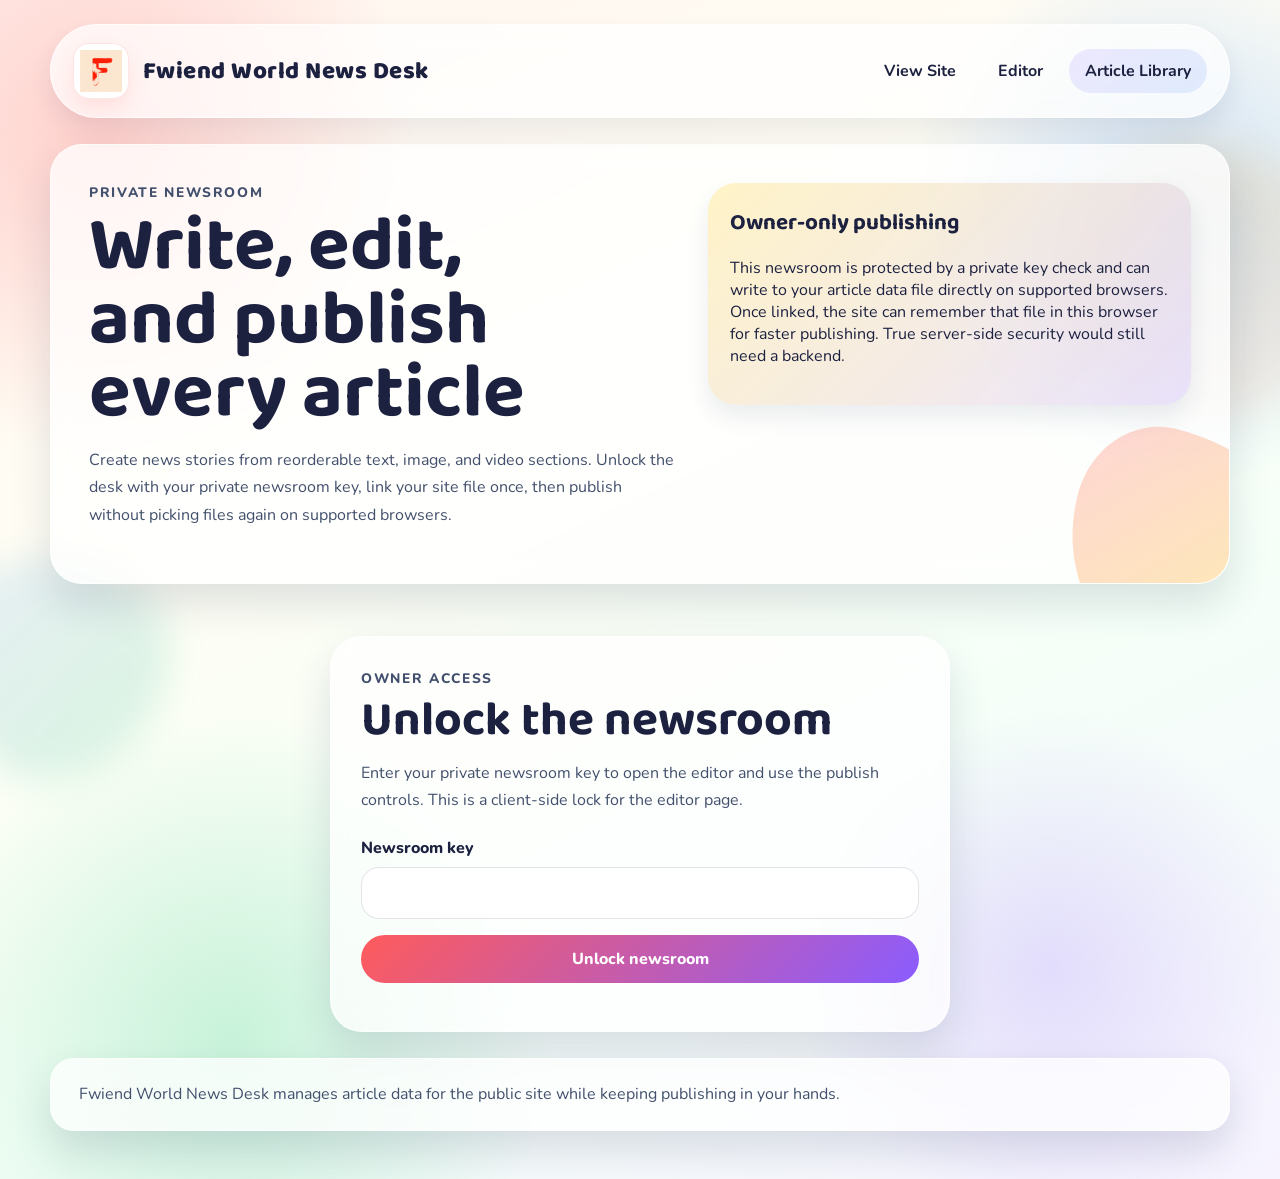
<file: studio.html>
<!DOCTYPE html>
<html lang="en">
<head>
  <meta charset="UTF-8">
  <meta name="viewport" content="width=device-width, initial-scale=1.0">
  <title>Fwiend World News Desk</title>
  <meta
    name="description"
    content="Private newsroom editor for creating and updating Fwiend World News articles."
  >
  <link rel="preconnect" href="https://fonts.googleapis.com">
  <link rel="preconnect" href="https://fonts.gstatic.com" crossorigin>
  <link
    href="https://fonts.googleapis.com/css2?family=Baloo+2:wght@500;700;800&family=Nunito:wght@400;600;700;800&display=swap"
    rel="stylesheet"
  >
  <link rel="stylesheet" href="styles.css">
  <link rel="icon" type="image/png" href="assets/fwiend-logo.png">
  <script src="script.js" defer></script>
</head>
<body data-page="studio">
  <div class="page-shell">
    <header class="site-header">
      <a class="brand" href="index.html" aria-label="Fwiend World News home">
        <span class="brand-mark">
          <img src="assets/fwiend-logo.png" alt="Fwiend World logo">
        </span>
        <span class="brand-text">Fwiend World News Desk</span>
      </a>

      <nav class="site-nav" aria-label="Primary navigation">
        <a href="index.html">View Site</a>
        <a href="#editor">Editor</a>
        <a class="nav-button" href="#library">Article Library</a>
      </nav>
    </header>

    <main class="studio-main">
      <section class="studio-hero">
        <div>
          <p class="eyebrow">Private newsroom</p>
          <h1>Write, edit, and publish every article</h1>
          <p class="hero-text">
            Create news stories from reorderable text, image, and video sections. Unlock the desk
            with your private newsroom key, link your site file once, then publish without picking
            files again on supported browsers.
          </p>
        </div>

        <div class="studio-tip">
          <strong>Owner-only publishing</strong>
          <p>
            This newsroom is protected by a private key check and can write to your article data file
            directly on supported browsers. Once linked, the site can remember that file in this
            browser for faster publishing. True server-side security would still need a backend.
          </p>
        </div>
      </section>

      <section class="gate-panel" id="gate-panel">
        <article class="gate-card">
          <p class="eyebrow">Owner access</p>
          <h2>Unlock the newsroom</h2>
          <p>
            Enter your private newsroom key to open the editor and use the publish controls. This is
            a client-side lock for the editor page.
          </p>

          <form id="gate-form" class="stack-form">
            <label class="field">
              <span>Newsroom key</span>
              <input type="password" id="gate-passcode-input" autocomplete="current-password" required>
            </label>

            <button class="button button-primary" type="submit">Unlock newsroom</button>
          </form>

          <p class="status-message" id="gate-message" aria-live="polite"></p>
        </article>
      </section>

      <section class="dashboard hidden" id="dashboard">
        <div class="dashboard-toolbar">
          <div>
            <p class="eyebrow">News desk</p>
            <h2>Article editor</h2>
          </div>

          <div class="toolbar-actions">
            <button class="button button-secondary" type="button" id="new-post-button">New article</button>
            <button class="button button-secondary" type="button" id="open-site-file-button">Link posts.json</button>
            <button class="button button-primary" type="button" id="publish-site-file-button">Publish to file</button>
            <button class="button button-secondary" type="button" id="download-posts-button">Download backup</button>
            <label class="button button-secondary file-button" for="import-posts-input">Import fallback</label>
            <input class="input-file" type="file" id="import-posts-input" accept=".json,application/json">
            <button class="button button-secondary" type="button" id="lock-newsroom-button">Lock newsroom</button>
          </div>
        </div>

        <p class="status-message" id="file-connection-status" aria-live="polite"></p>
        <p class="status-message" id="studio-message" aria-live="polite"></p>

        <div class="editor-layout">
          <section class="editor-panel" id="editor">
            <form id="post-form" class="editor-form">
              <div class="editor-header">
                <div>
                  <p class="eyebrow">Compose</p>
                  <h3 id="editor-title">Create a new article</h3>
                </div>

                <div class="form-actions">
                  <button class="button button-primary" type="submit">Save article</button>
                  <button class="button button-secondary" type="button" id="reset-editor-button">Clear draft</button>
                </div>
              </div>

              <div class="field-grid">
                <label class="field">
                  <span>Headline</span>
                  <input type="text" id="post-title" maxlength="120" placeholder="Breaking update headline" required>
                </label>

                <label class="field">
                  <span>Section tag</span>
                  <input type="text" id="post-tag" maxlength="40" placeholder="Breaking, Local, World, Culture">
                </label>

                <label class="field field-wide">
                  <span>Summary</span>
                  <input type="text" id="post-subtitle" maxlength="180" placeholder="A short summary for the homepage">
                </label>

                <label class="field">
                  <span>Reporter name</span>
                  <input type="text" id="post-author" maxlength="60" placeholder="Your byline">
                </label>

                <label class="field field-wide">
                  <span>Cover image URL</span>
                  <input type="url" id="post-cover" placeholder="https://example.com/news-cover.jpg">
                </label>
              </div>

              <div class="block-builder">
                <div class="builder-header">
                  <div>
                    <p class="eyebrow">Article sections</p>
                    <h3>Arrange your coverage</h3>
                  </div>

                  <div class="toolbar-actions">
                    <button class="button button-chip" type="button" data-add-block="text">Add text</button>
                    <button class="button button-chip" type="button" data-add-block="image">Add image</button>
                    <button class="button button-chip" type="button" data-add-block="video">Add video</button>
                  </div>
                </div>

                <div class="helper-note">
                  Add text, photos, and video sections in whatever order the article needs. Save the
                  article, then download <code>posts.json</code> when you are ready to publish.
                </div>

                <div class="block-list" id="block-list"></div>
              </div>
            </form>
          </section>

          <aside class="side-panel">
            <section class="preview-panel">
              <div class="section-heading section-heading-tight">
                <div>
                  <p class="eyebrow">Live preview</p>
                  <h3>Draft article</h3>
                </div>
              </div>
              <div class="draft-preview" id="draft-preview"></div>
            </section>

            <section class="settings-card publish-card">
              <div class="section-heading section-heading-tight">
                <div>
                  <p class="eyebrow">Publishing steps</p>
                  <h3>How this goes live</h3>
                </div>
              </div>

              <div class="publish-list">
                <p>1. Unlock the newsroom with your private key.</p>
                <p>2. Link your site <code>posts.json</code> file once, or import a copy as fallback.</p>
                <p>3. Save your article into the newsroom library.</p>
                <p>4. After that, Publish can reuse the remembered file in this browser.</p>
                <p>5. If the file link is missing, Publish will ask where to save the updated file.</p>
                <p>6. Chromium-based browsers usually give the smoothest direct file publishing support.</p>
              </div>
            </section>

            <section class="library-panel" id="library">
              <div class="section-heading section-heading-tight">
                <div>
                  <p class="eyebrow">Article library</p>
                  <h3>Published articles</h3>
                </div>
              </div>
              <div class="library-list" id="library-list"></div>
            </section>
          </aside>
        </div>
      </section>
    </main>

    <footer class="site-footer">
      <p>Fwiend World News Desk manages article data for the public site while keeping publishing in your hands.</p>
    </footer>
  </div>

  <noscript>
    <div class="noscript-banner">
      This page needs JavaScript enabled to manage article data.
    </div>
  </noscript>
</body>
</html>
</file>
<file: styles.css>
:root {
  --red: #ff5b5b;
  --blue: #2f7dff;
  --green: #27c56f;
  --yellow: #ffd84d;
  --purple: #8a5cff;
  --ink: #1d2140;
  --ink-soft: #43506d;
  --white: #ffffff;
  --line: rgba(29, 33, 64, 0.12);
  --shadow: 0 20px 40px rgba(37, 48, 84, 0.14);
  --shadow-soft: 0 12px 24px rgba(37, 48, 84, 0.09);
  --radius-xl: 32px;
}

*,
*::before,
*::after {
  box-sizing: border-box;
}

html {
  scroll-behavior: smooth;
}

body {
  margin: 0;
  min-height: 100vh;
  color: var(--ink);
  background:
    radial-gradient(circle at 8% 12%, rgba(255, 91, 91, 0.25), transparent 20%),
    radial-gradient(circle at 92% 18%, rgba(47, 125, 255, 0.24), transparent 18%),
    radial-gradient(circle at 18% 88%, rgba(39, 197, 111, 0.22), transparent 22%),
    radial-gradient(circle at 82% 82%, rgba(138, 92, 255, 0.18), transparent 18%),
    linear-gradient(155deg, #fff4ef 0%, #fffef4 34%, #f5fff8 65%, #f6f3ff 100%);
  font-family: "Nunito", "Trebuchet MS", sans-serif;
  position: relative;
}

body::before,
body::after {
  content: "";
  position: fixed;
  pointer-events: none;
  z-index: 0;
  opacity: 0.5;
}

body::before {
  width: 280px;
  height: 280px;
  right: -60px;
  top: 140px;
  border-radius: 50%;
  background: linear-gradient(135deg, rgba(255, 216, 77, 0.46), rgba(255, 91, 91, 0.18));
  filter: blur(20px);
}

body::after {
  width: 220px;
  height: 220px;
  left: -50px;
  bottom: 120px;
  border-radius: 36% 64% 59% 41% / 40% 38% 62% 60%;
  background: linear-gradient(135deg, rgba(47, 125, 255, 0.24), rgba(39, 197, 111, 0.32));
  filter: blur(18px);
}

img {
  display: block;
  max-width: 100%;
}

a {
  color: inherit;
  text-decoration: none;
}

button,
input,
textarea,
summary {
  font: inherit;
}

button,
input,
textarea {
  border: 0;
}

textarea {
  resize: vertical;
}

.hidden {
  display: none !important;
}

.page-shell {
  width: min(1180px, calc(100% - 32px));
  margin: 0 auto;
  padding: 24px 0 48px;
  position: relative;
  z-index: 1;
}

.site-header,
.site-footer,
.hero,
.section,
.studio-hero,
.gate-card,
.editor-panel,
.preview-panel,
.library-panel,
.settings-card {
  backdrop-filter: blur(12px);
}

.site-header {
  display: flex;
  align-items: center;
  justify-content: space-between;
  gap: 16px;
  padding: 18px 22px;
  background: rgba(255, 255, 255, 0.72);
  border: 1px solid rgba(255, 255, 255, 0.68);
  border-radius: 999px;
  box-shadow: var(--shadow-soft);
  position: sticky;
  top: 18px;
  z-index: 20;
}

.brand {
  display: inline-flex;
  align-items: center;
  gap: 14px;
  font-family: "Baloo 2", "Trebuchet MS", cursive;
}

.brand-mark {
  width: 56px;
  height: 56px;
  display: grid;
  place-items: center;
  padding: 6px;
  border-radius: 16px;
  overflow: hidden;
  background: rgba(255, 255, 255, 0.94);
  border: 1px solid rgba(255, 91, 91, 0.16);
  box-shadow: 0 10px 20px rgba(255, 91, 91, 0.12);
}

.brand-mark img {
  width: 100%;
  height: 100%;
  object-fit: contain;
}

.brand-text {
  font-size: 1.5rem;
  font-weight: 800;
  letter-spacing: 0.02em;
}

.site-nav {
  display: flex;
  align-items: center;
  gap: 10px;
  flex-wrap: wrap;
  justify-content: flex-end;
}

.site-nav a {
  padding: 11px 16px;
  border-radius: 999px;
  color: var(--ink);
  font-weight: 700;
  transition: transform 180ms ease, background-color 180ms ease;
}

.site-nav a:hover,
.site-nav a:focus-visible {
  transform: translateY(-2px);
  background: rgba(255, 255, 255, 0.82);
}

.nav-button {
  background: linear-gradient(135deg, rgba(138, 92, 255, 0.12), rgba(47, 125, 255, 0.12));
}

.hero,
.section,
.studio-hero,
.gate-card,
.editor-panel,
.preview-panel,
.library-panel,
.settings-card,
.site-footer {
  background: rgba(255, 255, 255, 0.76);
  border: 1px solid rgba(255, 255, 255, 0.7);
  box-shadow: var(--shadow);
}

.hero,
.studio-hero {
  display: grid;
  grid-template-columns: 1.1fr 0.9fr;
  gap: 28px;
  padding: 38px;
  border-radius: var(--radius-xl);
  margin-top: 26px;
  overflow: hidden;
  position: relative;
}

.hero::after,
.studio-hero::after {
  content: "";
  position: absolute;
  inset: auto -60px -70px auto;
  width: 220px;
  height: 220px;
  border-radius: 36% 64% 54% 46% / 40% 38% 62% 60%;
  background: linear-gradient(135deg, rgba(255, 91, 91, 0.25), rgba(255, 216, 77, 0.45));
  transform: rotate(14deg);
}

.hero-copy,
.studio-hero > div {
  position: relative;
  z-index: 1;
}

.eyebrow {
  margin: 0 0 8px;
  font-size: 0.86rem;
  text-transform: uppercase;
  letter-spacing: 0.12em;
  color: var(--ink-soft);
  font-weight: 800;
}

h1,
h2,
h3,
h4 {
  margin: 0;
  font-family: "Baloo 2", "Trebuchet MS", cursive;
  line-height: 0.96;
}

h1 {
  font-size: clamp(3rem, 6vw, 5rem);
  max-width: 10ch;
}

h2 {
  font-size: clamp(2rem, 4vw, 3rem);
}

h3 {
  font-size: 1.55rem;
}

.hero-text,
.section-copy,
.about-card p,
.site-footer p,
.gate-card p,
.helper-note,
.status-message,
.block-note,
.draft-preview p,
.article-intro {
  line-height: 1.7;
  color: var(--ink-soft);
}

.hero-actions,
.toolbar-actions,
.form-actions {
  display: flex;
  gap: 12px;
  flex-wrap: wrap;
}

.button {
  display: inline-flex;
  align-items: center;
  justify-content: center;
  gap: 10px;
  min-height: 48px;
  padding: 12px 18px;
  border-radius: 999px;
  font-weight: 800;
  cursor: pointer;
  transition: transform 180ms ease, box-shadow 180ms ease, background-color 180ms ease;
}

.button:hover,
.button:focus-visible {
  transform: translateY(-2px);
  box-shadow: 0 12px 18px rgba(37, 48, 84, 0.12);
}

.button-primary {
  color: var(--white);
  background: linear-gradient(135deg, var(--red), var(--purple));
}

.button-secondary {
  color: var(--ink);
  background: rgba(255, 255, 255, 0.86);
  border: 1px solid rgba(29, 33, 64, 0.08);
}

.button-chip {
  min-height: 42px;
  padding: 10px 16px;
  background: linear-gradient(135deg, rgba(47, 125, 255, 0.12), rgba(39, 197, 111, 0.12));
}

.file-button {
  position: relative;
}

.hero-cards {
  display: grid;
  gap: 16px;
  align-content: center;
  position: relative;
  z-index: 1;
}

.hero-card {
  padding: 22px;
  border-radius: 24px;
  color: var(--white);
  box-shadow: 0 18px 28px rgba(37, 48, 84, 0.12);
  transform: rotate(-2deg);
}

.hero-card:nth-child(2) {
  transform: rotate(2deg) translateX(18px);
}

.hero-card:nth-child(3) {
  transform: rotate(-1deg) translateX(8px);
}

.hero-card h2 {
  font-size: 1.7rem;
  margin: 6px 0 8px;
}

.hero-card p {
  margin: 0;
  line-height: 1.55;
}

.hero-card-label {
  display: inline-flex;
  padding: 6px 12px;
  border-radius: 999px;
  background: rgba(255, 255, 255, 0.2);
  font-size: 0.85rem;
  font-weight: 800;
}

.hero-card-red {
  background: linear-gradient(135deg, var(--red), #ff7a59);
}

.hero-card-blue {
  background: linear-gradient(135deg, var(--blue), #4fc3ff);
}

.hero-card-green {
  background: linear-gradient(135deg, var(--green), #82e78d);
  color: #114525;
}

.marquee-strip {
  display: grid;
  grid-template-columns: repeat(5, minmax(0, 1fr));
  gap: 14px;
  margin: 22px 0 0;
}

.marquee-strip span {
  padding: 14px 18px;
  border-radius: 999px;
  text-align: center;
  font-weight: 800;
  color: var(--ink);
  background: rgba(255, 255, 255, 0.8);
  box-shadow: var(--shadow-soft);
}

.marquee-strip span:nth-child(1) {
  background: rgba(255, 91, 91, 0.18);
}

.marquee-strip span:nth-child(2) {
  background: rgba(47, 125, 255, 0.18);
}

.marquee-strip span:nth-child(3) {
  background: rgba(39, 197, 111, 0.18);
}

.marquee-strip span:nth-child(4) {
  background: rgba(255, 216, 77, 0.28);
}

.marquee-strip span:nth-child(5) {
  background: rgba(138, 92, 255, 0.18);
}

.section,
.gate-card,
.editor-panel,
.preview-panel,
.library-panel,
.settings-card {
  border-radius: var(--radius-xl);
  margin-top: 26px;
  padding: 30px;
}

.section-heading {
  display: flex;
  align-items: end;
  justify-content: space-between;
  gap: 18px;
  margin-bottom: 24px;
}

.section-heading-tight {
  margin-bottom: 18px;
}

.section-copy {
  max-width: 42ch;
  margin: 0;
}

.stats-bar {
  display: flex;
  gap: 14px;
  flex-wrap: wrap;
  margin-bottom: 24px;
}

.stat-bubble {
  min-width: 140px;
  padding: 18px 20px;
  border-radius: 24px;
  box-shadow: var(--shadow-soft);
}

.stat-bubble strong {
  display: block;
  font-size: 2rem;
  font-family: "Baloo 2", "Trebuchet MS", cursive;
}

.stat-bubble span {
  color: var(--ink-soft);
  font-weight: 700;
}

.stat-bubble-red {
  background: rgba(255, 91, 91, 0.16);
}

.stat-bubble-yellow {
  background: rgba(255, 216, 77, 0.28);
}

.stat-bubble-purple {
  background: rgba(138, 92, 255, 0.16);
}

.post-grid {
  display: grid;
  grid-template-columns: repeat(3, minmax(0, 1fr));
  gap: 20px;
}

.post-card {
  display: flex;
  flex-direction: column;
  min-height: 100%;
  border-radius: 28px;
  overflow: hidden;
  background: var(--white);
  box-shadow: var(--shadow-soft);
  border: 1px solid rgba(29, 33, 64, 0.06);
}

.post-cover {
  aspect-ratio: 16 / 10;
  position: relative;
  overflow: hidden;
  background:
    linear-gradient(135deg, rgba(255, 91, 91, 0.8), rgba(47, 125, 255, 0.8), rgba(39, 197, 111, 0.76)),
    linear-gradient(180deg, rgba(255, 216, 77, 0.5), rgba(138, 92, 255, 0.36));
}

.post-cover img,
.article-cover img {
  width: 100%;
  height: 100%;
  object-fit: cover;
}

.post-cover-fallback,
.article-cover-fallback {
  display: grid;
  place-items: center;
  width: 100%;
  height: 100%;
  color: rgba(255, 255, 255, 0.94);
  font-family: "Baloo 2", "Trebuchet MS", cursive;
  font-size: clamp(1.8rem, 5vw, 3rem);
  padding: 18px;
  text-align: center;
}

.post-body {
  display: flex;
  flex: 1;
  flex-direction: column;
  gap: 14px;
  padding: 22px;
}

.post-meta,
.article-meta {
  display: flex;
  align-items: center;
  gap: 12px;
  flex-wrap: wrap;
  color: var(--ink-soft);
  font-size: 0.95rem;
  font-weight: 700;
}

.post-tag,
.meta-pill {
  display: inline-flex;
  padding: 7px 12px;
  border-radius: 999px;
  font-size: 0.82rem;
  text-transform: uppercase;
  letter-spacing: 0.08em;
  font-weight: 800;
  color: var(--ink);
  background: rgba(255, 216, 77, 0.3);
}

.post-body h3 {
  font-size: 1.7rem;
  line-height: 1.05;
}

.post-body p {
  margin: 0;
  color: var(--ink-soft);
  line-height: 1.65;
}

.card-link {
  display: inline-flex;
  align-items: center;
  gap: 8px;
  margin-top: auto;
  font-weight: 800;
}

.empty-state,
.status-message {
  margin: 18px 0 0;
  font-weight: 700;
}

.article-section {
  padding: 0;
  background: transparent;
  border: 0;
  box-shadow: none;
}

.article-shell {
  display: grid;
  gap: 24px;
}

.article-hero,
.article-content {
  padding: 30px;
  border-radius: var(--radius-xl);
  background: rgba(255, 255, 255, 0.8);
  border: 1px solid rgba(255, 255, 255, 0.72);
  box-shadow: var(--shadow);
}

.article-hero {
  display: grid;
  grid-template-columns: 1.05fr 0.95fr;
  gap: 24px;
  align-items: center;
}

.article-actions {
  margin-bottom: 16px;
}

.article-title {
  max-width: 11ch;
  margin-bottom: 16px;
}

.article-intro {
  margin: 16px 0 0;
  font-size: 1.05rem;
}

.article-cover {
  min-height: 320px;
  border-radius: 28px;
  overflow: hidden;
  box-shadow: var(--shadow-soft);
  background:
    linear-gradient(135deg, rgba(255, 91, 91, 0.82), rgba(47, 125, 255, 0.76), rgba(39, 197, 111, 0.72)),
    rgba(255, 255, 255, 0.8);
}

.article-content {
  display: grid;
  gap: 24px;
}

.content-block {
  border-radius: 24px;
  overflow: hidden;
}

.content-block-text {
  padding: 0 6px;
}

.content-block-text p,
.content-block-text blockquote {
  margin: 0 0 18px;
  font-size: 1.08rem;
  line-height: 1.85;
  color: var(--ink);
}

.content-block-text p:last-child,
.content-block-text blockquote:last-child {
  margin-bottom: 0;
}

.content-block-text h3,
.content-block-text h4 {
  margin: 0 0 12px;
  line-height: 1.08;
}

.content-block-text blockquote {
  padding: 18px 20px;
  border-left: 6px solid var(--purple);
  border-radius: 18px;
  background: rgba(138, 92, 255, 0.1);
}

.media-frame {
  overflow: hidden;
  border-radius: 28px;
  background: rgba(29, 33, 64, 0.05);
  box-shadow: var(--shadow-soft);
}

.media-frame img,
.media-frame video,
.media-frame iframe {
  width: 100%;
  display: block;
}

.media-frame iframe {
  aspect-ratio: 16 / 9;
  border: 0;
}

.block-caption {
  margin: 10px 2px 0;
  color: var(--ink-soft);
  font-size: 0.95rem;
  font-weight: 700;
}

.about-grid {
  display: grid;
  grid-template-columns: repeat(3, minmax(0, 1fr));
  gap: 18px;
}

.about-card {
  padding: 24px;
  border-radius: 24px;
  box-shadow: var(--shadow-soft);
}

.about-card:nth-child(1) {
  background: rgba(255, 91, 91, 0.12);
}

.about-card:nth-child(2) {
  background: rgba(47, 125, 255, 0.12);
}

.about-card:nth-child(3) {
  background: rgba(39, 197, 111, 0.12);
}

.site-footer {
  margin-top: 26px;
  padding: 22px 28px;
  border-radius: 24px;
}

.site-footer p {
  margin: 0;
}

.noscript-banner {
  position: fixed;
  left: 16px;
  right: 16px;
  bottom: 16px;
  padding: 14px 18px;
  border-radius: 16px;
  background: rgba(29, 33, 64, 0.92);
  color: var(--white);
  z-index: 50;
}

.studio-main {
  display: grid;
}

.studio-tip {
  align-self: start;
  padding: 22px;
  border-radius: 28px;
  background: linear-gradient(135deg, rgba(255, 216, 77, 0.3), rgba(138, 92, 255, 0.16));
  box-shadow: var(--shadow-soft);
}

.studio-tip strong {
  display: block;
  margin-bottom: 8px;
  font-family: "Baloo 2", "Trebuchet MS", cursive;
  font-size: 1.4rem;
}

.gate-panel,
.dashboard {
  margin-top: 26px;
}

.gate-card {
  max-width: 620px;
  margin-inline: auto;
}

.stack-form {
  display: grid;
  gap: 16px;
  margin-top: 22px;
}

.field-grid,
.inline-fields {
  display: grid;
  grid-template-columns: repeat(2, minmax(0, 1fr));
  gap: 16px;
}

.field {
  display: grid;
  gap: 8px;
}

.field span {
  font-weight: 800;
  color: var(--ink);
}

.field input,
.field textarea {
  width: 100%;
  padding: 14px 16px;
  border-radius: 18px;
  border: 1px solid var(--line);
  background: rgba(255, 255, 255, 0.94);
  color: var(--ink);
  box-shadow: inset 0 1px 0 rgba(255, 255, 255, 0.6);
}

.field textarea {
  min-height: 160px;
}

.field-wide {
  grid-column: 1 / -1;
}

.field input:focus-visible,
.field textarea:focus-visible,
.button:focus-visible,
.site-nav a:focus-visible,
summary:focus-visible {
  outline: 3px solid rgba(47, 125, 255, 0.35);
  outline-offset: 3px;
}

.dashboard-toolbar,
.editor-header,
.builder-header {
  display: flex;
  align-items: center;
  justify-content: space-between;
  gap: 16px;
  flex-wrap: wrap;
}

.editor-layout {
  display: grid;
  grid-template-columns: minmax(0, 1.2fr) minmax(320px, 0.8fr);
  gap: 24px;
  align-items: start;
}

.editor-form,
.side-panel {
  display: grid;
  gap: 24px;
}

.block-builder {
  display: grid;
  gap: 18px;
}

.helper-note {
  padding: 14px 16px;
  border-radius: 18px;
  background: rgba(47, 125, 255, 0.08);
}

.block-list {
  display: grid;
  gap: 16px;
}

.block-editor {
  padding: 18px;
  border-radius: 24px;
  background: rgba(255, 255, 255, 0.9);
  border: 1px solid rgba(29, 33, 64, 0.08);
  box-shadow: var(--shadow-soft);
}

.block-editor[data-type="text"] {
  border-top: 6px solid var(--red);
}

.block-editor[data-type="image"] {
  border-top: 6px solid var(--blue);
}

.block-editor[data-type="video"] {
  border-top: 6px solid var(--green);
}

.block-toolbar {
  display: flex;
  align-items: center;
  justify-content: space-between;
  gap: 12px;
  margin-bottom: 14px;
  flex-wrap: wrap;
}

.block-toolbar strong {
  font-family: "Baloo 2", "Trebuchet MS", cursive;
  font-size: 1.35rem;
}

.mini-actions {
  display: flex;
  gap: 8px;
  flex-wrap: wrap;
}

.mini-button {
  min-height: 38px;
  min-width: 38px;
  padding: 8px 12px;
  border-radius: 14px;
  background: rgba(29, 33, 64, 0.06);
  color: var(--ink);
  font-weight: 800;
  cursor: pointer;
}

.mini-button-danger {
  background: rgba(255, 91, 91, 0.14);
}

.block-note {
  margin: 0 0 14px;
  font-size: 0.95rem;
}

.draft-preview {
  display: grid;
  gap: 18px;
}

.draft-preview-shell {
  display: grid;
  gap: 18px;
}

.draft-preview-shell .article-cover {
  min-height: 240px;
}

.draft-empty {
  padding: 20px;
  border-radius: 20px;
  background: rgba(255, 216, 77, 0.22);
  color: var(--ink);
  font-weight: 700;
}

.settings-card summary {
  cursor: pointer;
  list-style: none;
  font-family: "Baloo 2", "Trebuchet MS", cursive;
  font-size: 1.35rem;
}

.settings-card summary::-webkit-details-marker {
  display: none;
}

.settings-card[open] summary {
  margin-bottom: 16px;
}

.publish-list {
  display: grid;
  gap: 10px;
}

.publish-list p {
  margin: 0;
  line-height: 1.6;
  color: var(--ink-soft);
  font-weight: 700;
}

.input-file {
  position: absolute;
  width: 1px;
  height: 1px;
  padding: 0;
  margin: -1px;
  overflow: hidden;
  clip: rect(0, 0, 0, 0);
  white-space: nowrap;
  border: 0;
}

.library-list {
  display: grid;
  gap: 14px;
}

.library-card {
  padding: 18px;
  border-radius: 22px;
  background: rgba(255, 255, 255, 0.92);
  border: 1px solid rgba(29, 33, 64, 0.08);
  box-shadow: var(--shadow-soft);
}

.library-card h4 {
  margin: 8px 0;
  font-size: 1.4rem;
}

.library-card p {
  margin: 0 0 14px;
  color: var(--ink-soft);
  line-height: 1.55;
}

.pill-row {
  display: flex;
  flex-wrap: wrap;
  gap: 8px;
  margin-bottom: 14px;
}

.library-card .toolbar-actions {
  justify-content: flex-start;
}

.library-empty {
  padding: 18px;
  border-radius: 20px;
  background: rgba(138, 92, 255, 0.1);
  color: var(--ink);
  font-weight: 700;
}

@media (max-width: 1080px) {
  .hero,
  .studio-hero,
  .article-hero,
  .editor-layout,
  .post-grid,
  .about-grid {
    grid-template-columns: 1fr;
  }

  .hero-cards {
    grid-template-columns: repeat(3, minmax(0, 1fr));
  }
}

@media (max-width: 760px) {
  .page-shell {
    width: min(100% - 20px, 1180px);
    padding-top: 14px;
  }

  .site-header {
    border-radius: 28px;
    padding: 16px;
  }

  .site-header,
  .section-heading,
  .dashboard-toolbar,
  .editor-header,
  .builder-header {
    align-items: start;
  }

  .site-header,
  .section-heading {
    flex-direction: column;
  }

  .hero,
  .studio-hero,
  .section,
  .gate-card,
  .editor-panel,
  .preview-panel,
  .library-panel,
  .settings-card {
    padding: 22px;
    border-radius: 28px;
  }

  .hero-cards,
  .marquee-strip,
  .field-grid,
  .inline-fields {
    grid-template-columns: 1fr;
  }

  .post-grid {
    gap: 16px;
  }

  .article-hero,
  .article-content {
    padding: 22px;
  }

  h1 {
    font-size: clamp(2.6rem, 14vw, 4rem);
  }
}
</file>
